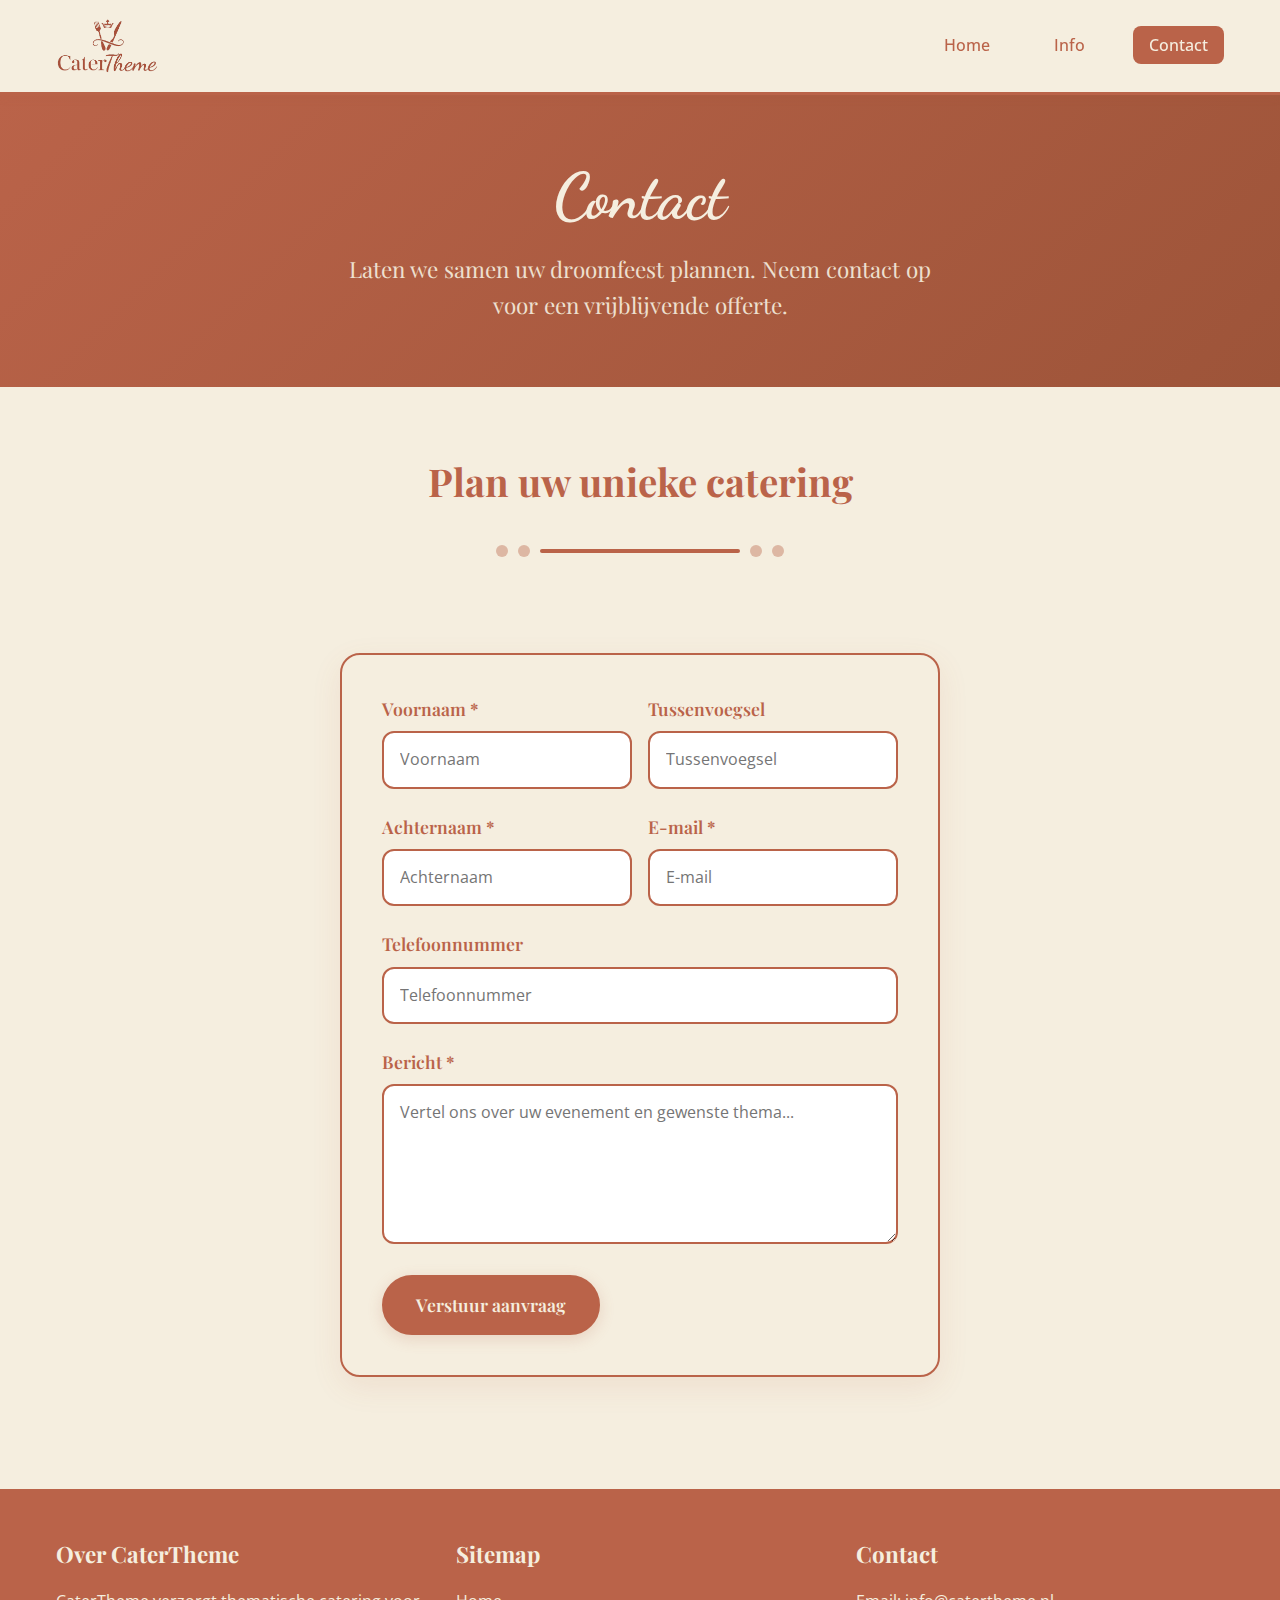
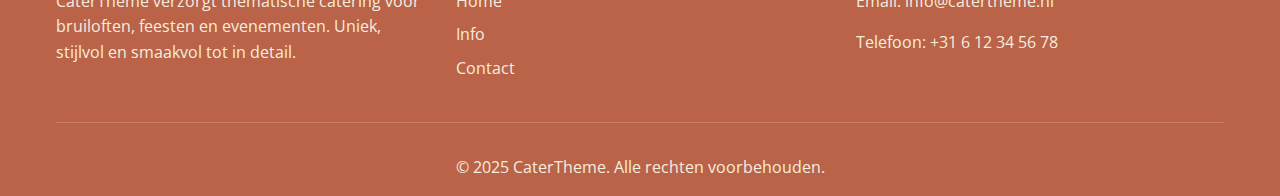
<file: gow catertheme website/contact.html>
<!DOCTYPE html>
<html lang="nl">

<head>
  <meta charset="UTF-8" />
  <meta name="viewport" content="width=device-width, initial-scale=1.0" />
  <title>Contact - CaterTheme | Plan uw unieke catering</title>
  <meta name="description" content="Neem contact op met CaterTheme voor uw thematische catering. Plan uw unieke evenement met onze specialisten.">
  
  <!-- Fonts -->
  <link rel="preconnect" href="https://fonts.googleapis.com">
  <link rel="preconnect" href="https://fonts.gstatic.com" crossorigin>
  <link href="https://fonts.googleapis.com/css2?family=Dancing+Script:wght@400;700&family=Open+Sans:wght@300;400;600&family=Playfair+Display:wght@400;700&display=swap" rel="stylesheet" />
  
  <!-- Stylesheets -->
  <link rel="stylesheet" href="./css/style.css" />
</head>

<body>
  <header>
    <nav class="navbar" role="navigation" aria-label="Hoofdnavigatie">
      <div class="nav-container">
        <a href="./index.html" class="nav-logo" aria-label="CaterTheme - Naar homepagina">
          <img src="./src/logo.png" class="logo" alt="CaterTheme Logo">
        </a>

        <button class="nav-toggle" aria-label="Menu openen" aria-expanded="false">
          <span class="hamburger"></span>
          <span class="hamburger"></span>
          <span class="hamburger"></span>
        </button>

        <ul class="nav-menu">
          <li class="nav-item">
            <a href="./index.html" class="nav-link">Home</a>
          </li>
          <li class="nav-item">
            <a href="./info.html" class="nav-link">Info</a>
          </li>
          <li class="nav-item">
            <a href="./contact.html" class="nav-link" aria-current="page">Contact</a>
          </li>
        </ul>
      </div>
    </nav>
  </header>

  <main>
    <section class="page-hero">
      <div class="container">
        <h1>Contact</h1>
        <p>Laten we samen uw droomfeest plannen. Neem contact op voor een vrijblijvende offerte.</p>
      </div>
    </section>

    <section class="contact-section">
      <div class="container">
        <h2 class="contact-title">Plan uw unieke catering</h2>
        <div class="section-divider">
          <span class="dot"></span>
          <span class="dot"></span>
          <div class="line"></div>
          <span class="dot"></span>
          <span class="dot"></span>
        </div>

        <div class="contact">
          <div class="contact-wrapper">
            <form class="contact-form" aria-label="Contact formulier">
              <div class="form-row">
                <div class="form-group">
                  <label for="voornaam">Voornaam *</label>
                  <input type="text" id="voornaam" name="voornaam" placeholder="Voornaam" required>
                </div>
                <div class="form-group">
                  <label for="tussenvoegsel">Tussenvoegsel</label>
                  <input type="text" id="tussenvoegsel" name="tussenvoegsel" placeholder="Tussenvoegsel">
                </div>
              </div>

              <div class="form-row">
                <div class="form-group">
                  <label for="achternaam">Achternaam *</label>
                  <input type="text" id="achternaam" name="achternaam" placeholder="Achternaam" required>
                </div>
                <div class="form-group">
                  <label for="email">E-mail *</label>
                  <input type="email" id="email" name="email" placeholder="E-mail" required>
                </div>
              </div>

              <div class="form-group">
                <label for="telefoon">Telefoonnummer</label>
                <input type="tel" id="telefoon" name="telefoon" placeholder="Telefoonnummer">
              </div>

              <div class="form-group">
                <label for="bericht">Bericht *</label>
                <textarea id="bericht" name="bericht" placeholder="Vertel ons over uw evenement en gewenste thema..." rows="5" required></textarea>
              </div>

              <button type="submit" class="contact-button">Verstuur aanvraag</button>
            </form>
          </div>
        </div>
      </div>
    </section>
  </main>

  <footer class="site-footer">
    <div class="container">
      <div class="footer-content">
        <div class="footer-section">
          <h3>Over CaterTheme</h3>
          <p>CaterTheme verzorgt thematische catering voor bruiloften, feesten en evenementen. Uniek, stijlvol en smaakvol tot in detail.</p>
        </div>

        <div class="footer-section">
          <h3>Sitemap</h3>
          <nav class="footer-nav">
            <ul>
              <li><a href="index.html">Home</a></li>
              <li><a href="info.html">Info</a></li>
              <li><a href="contact.html">Contact</a></li>
            </ul>
          </nav>
        </div>

        <div class="footer-section">
          <h3>Contact</h3>
          <address>
            <p>Email: <a href="mailto:info@catertheme.nl">info@catertheme.nl</a></p>
            <p>Telefoon: <a href="tel:+31612345678">+31 6 12 34 56 78</a></p>
          </address>
        </div>
      </div>

      <div class="footer-bottom">
        <p>&copy; 2025 CaterTheme. Alle rechten voorbehouden.</p>
      </div>
    </div>
  </footer>

  <script src="./script.js"></script>
</body>

</html>
</file>
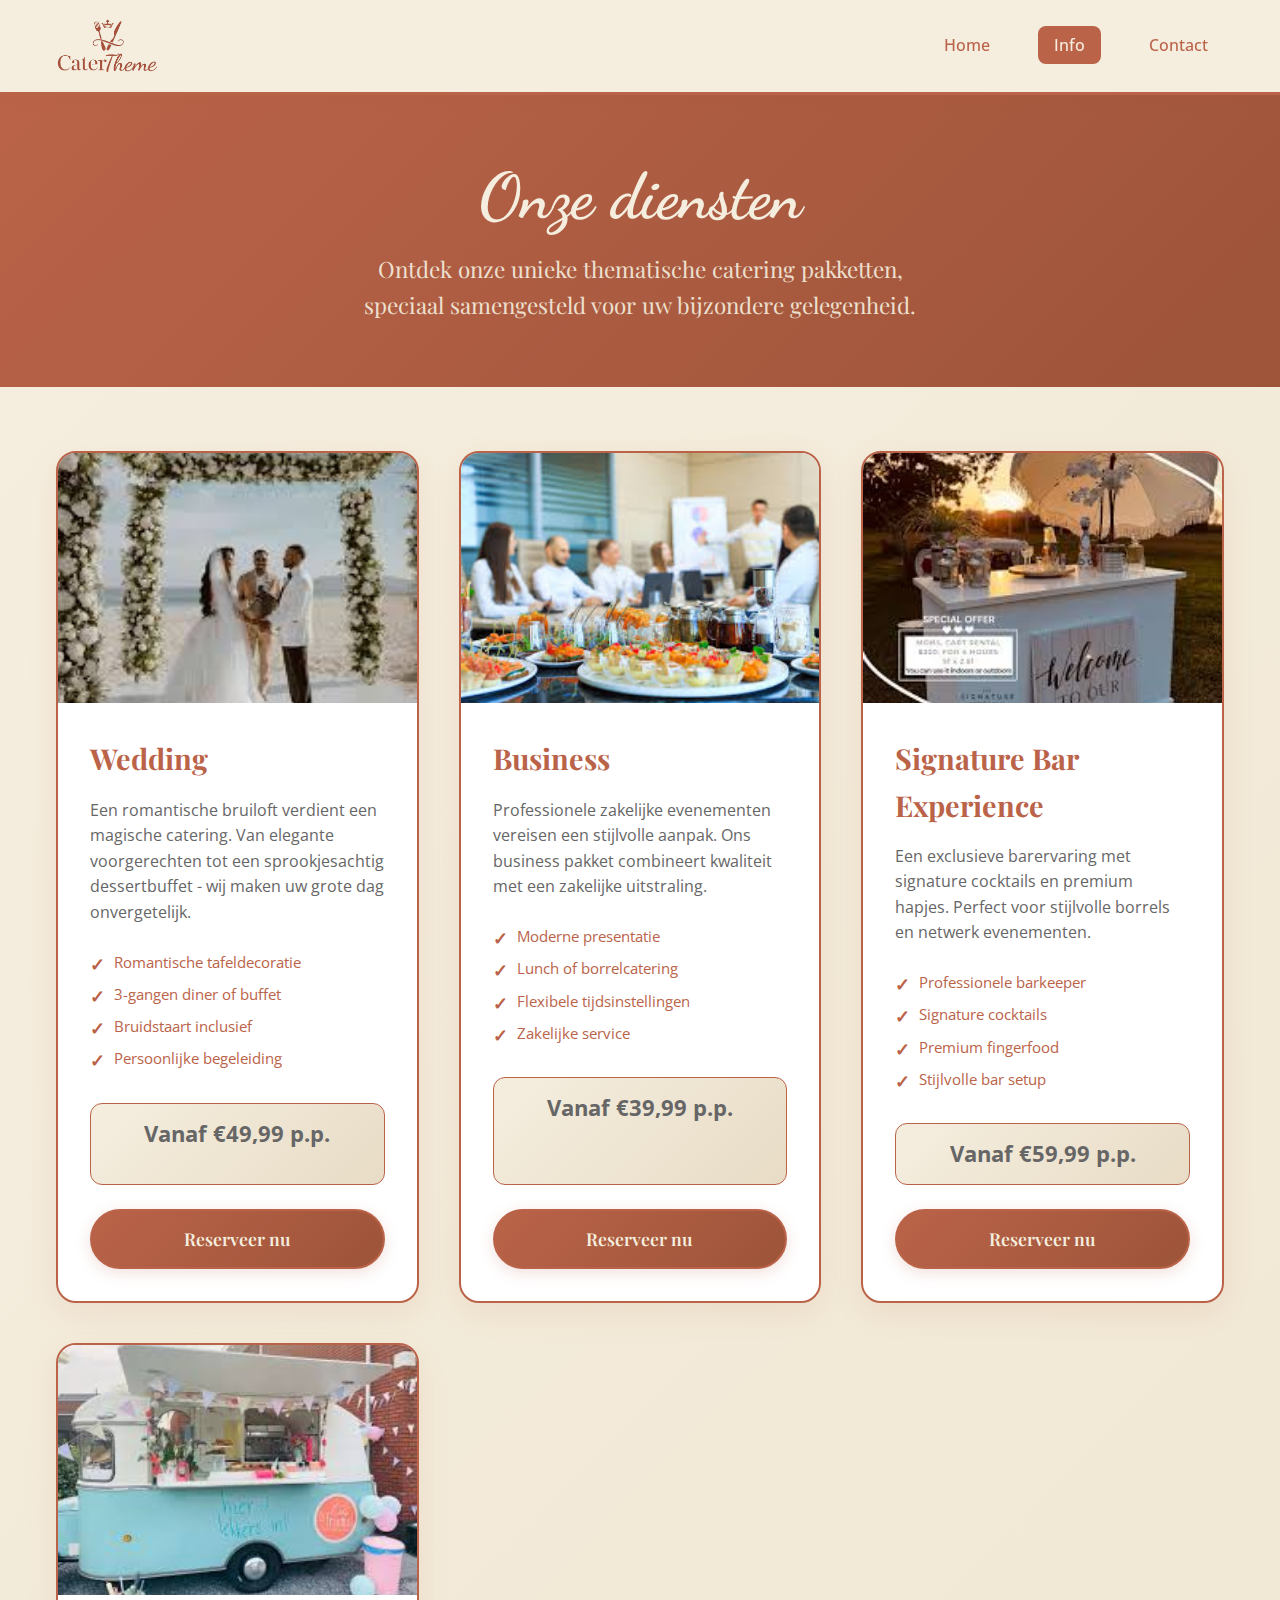
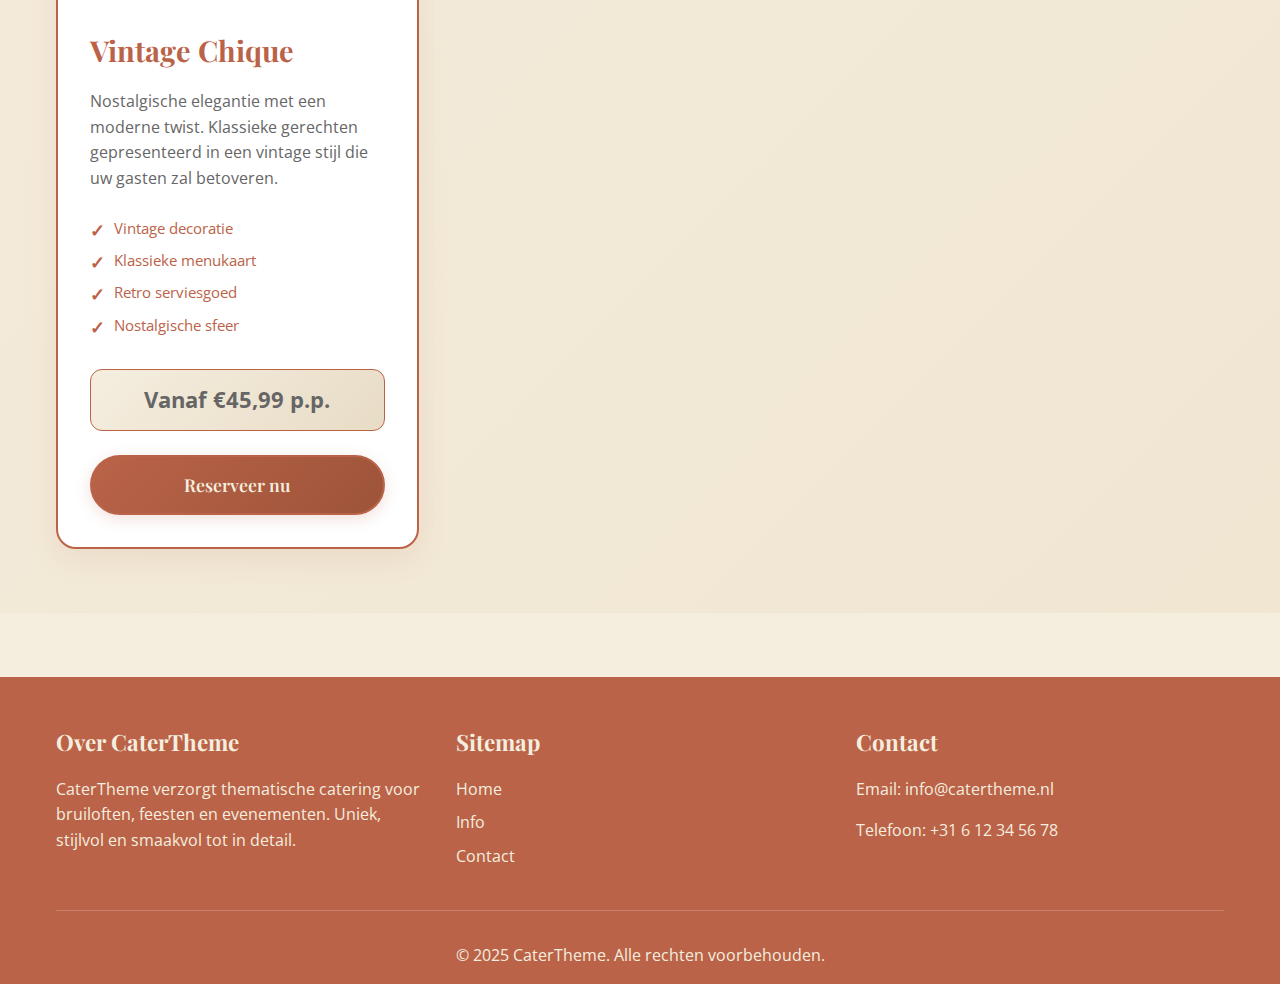
<file: gow catertheme website/info.html>
<!DOCTYPE html>
<html lang="nl">
<head>
  <meta charset="UTF-8" />
  <meta name="viewport" content="width=device-width, initial-scale=1.0"/>
  <title>Info - CaterTheme | Onze Diensten en Pakketten</title>
  <meta name="description" content="Ontdek onze thematische catering pakketten: Wedding, Business, Signature Bar Experience en Vintage Chique. Unieke concepten voor elk evenement.">
  
  <!-- Fonts -->
  <link rel="preconnect" href="https://fonts.googleapis.com">
  <link rel="preconnect" href="https://fonts.gstatic.com" crossorigin>
  <link href="https://fonts.googleapis.com/css2?family=Dancing+Script:wght@400;700&family=Open+Sans:wght@300;400;600&family=Playfair+Display:wght@400;700&display=swap" rel="stylesheet"/>
  
  <!-- Stylesheets -->
  <link rel="stylesheet" href="./css/style.css" />
  <link rel="stylesheet" href="./css/info.css" />
</head>
<body>
  <header>
    <nav class="navbar" role="navigation" aria-label="Hoofdnavigatie">
      <div class="nav-container">
        <a href="./index.html" class="nav-logo" aria-label="CaterTheme - Naar homepagina">
          <img src="./src/logo.png" class="logo" alt="CaterTheme Logo">
        </a>

        <button class="nav-toggle" aria-label="Menu openen" aria-expanded="false">
          <span class="hamburger"></span>
          <span class="hamburger"></span>
          <span class="hamburger"></span>
        </button>

        <ul class="nav-menu">
          <li class="nav-item">
            <a href="./index.html" class="nav-link">Home</a>
          </li>
          <li class="nav-item">
            <a href="./info.html" class="nav-link" aria-current="page">Info</a>
          </li>
          <li class="nav-item">
            <a href="./contact.html" class="nav-link">Contact</a>
          </li>
        </ul>
      </div>
    </nav>
  </header>

  <main>
    <section class="page-hero">
      <div class="container">
        <h1>Onze diensten</h1>
        <p>Ontdek onze unieke thematische catering pakketten, speciaal samengesteld voor uw bijzondere gelegenheid.</p>
      </div>
    </section>

    <section class="services-section">
      <div class="container">
        <div class="services-grid">
          <article class="service-card">
            <div class="service-image">
              <img src="./src/pakket1.jpg" alt="Wedding catering arrangement" />
            </div>
            <div class="service-content">
              <h2>Wedding</h2>
              <p>Een romantische bruiloft verdient een magische catering. Van elegante voorgerechten tot een sprookjesachtig dessertbuffet - wij maken uw grote dag onvergetelijk.</p>
              <div class="service-features">
                <ul>
                  <li>Romantische tafeldecoratie</li>
                  <li>3-gangen diner of buffet</li>
                  <li>Bruidstaart inclusief</li>
                  <li>Persoonlijke begeleiding</li>
                </ul>
              </div>
              <p class="price">Vanaf €49,99 p.p.</p>
              <a href="./contact.html" class="service-btn">Reserveer nu</a>
            </div>
          </article>

          <article class="service-card">
            <div class="service-image">
              <img src="./src/pakket2.jpg" alt="Business catering setup" />
            </div>
            <div class="service-content">
              <h2>Business</h2>
              <p>Professionele zakelijke evenementen vereisen een stijlvolle aanpak. Ons business pakket combineert kwaliteit met een zakelijke uitstraling.</p>
              <div class="service-features">
                <ul>
                  <li>Moderne presentatie</li>
                  <li>Lunch of borrelcatering</li>
                  <li>Flexibele tijdsinstellingen</li>
                  <li>Zakelijke service</li>
                </ul>
              </div>
              <p class="price">Vanaf €39,99 p.p.</p>
              <a href="./contact.html" class="service-btn">Reserveer nu</a>
            </div>
          </article>

          <article class="service-card">
            <div class="service-image">
              <img src="./src/pakket3.jpg" alt="Signature Bar Experience" />
            </div>
            <div class="service-content">
              <h2>Signature Bar Experience</h2>
              <p>Een exclusieve barervaring met signature cocktails en premium hapjes. Perfect voor stijlvolle borrels en netwerk evenementen.</p>
              <div class="service-features">
                <ul>
                  <li>Professionele barkeeper</li>
                  <li>Signature cocktails</li>
                  <li>Premium fingerfood</li>
                  <li>Stijlvolle bar setup</li>
                </ul>
              </div>
              <p class="price">Vanaf €59,99 p.p.</p>
              <a href="./contact.html" class="service-btn">Reserveer nu</a>
            </div>
          </article>

          <article class="service-card">
            <div class="service-image">
              <img src="./src/pakket4.jpg" alt="Vintage Chique arrangement" />
            </div>
            <div class="service-content">
              <h2>Vintage Chique</h2>
              <p>Nostalgische elegantie met een moderne twist. Klassieke gerechten gepresenteerd in een vintage stijl die uw gasten zal betoveren.</p>
              <div class="service-features">
                <ul>
                  <li>Vintage decoratie</li>
                  <li>Klassieke menukaart</li>
                  <li>Retro serviesgoed</li>
                  <li>Nostalgische sfeer</li>
                </ul>
              </div>
              <p class="price">Vanaf €45,99 p.p.</p>
              <a href="./contact.html" class="service-btn">Reserveer nu</a>
            </div>
          </article>
        </div>
      </div>
    </section>
  </main>

  <footer class="site-footer">
    <div class="container">
      <div class="footer-content">
        <div class="footer-section">
          <h3>Over CaterTheme</h3>
          <p>CaterTheme verzorgt thematische catering voor bruiloften, feesten en evenementen. Uniek, stijlvol en smaakvol tot in detail.</p>
        </div>

        <div class="footer-section">
          <h3>Sitemap</h3>
          <nav class="footer-nav">
            <ul>
              <li><a href="index.html">Home</a></li>
              <li><a href="info.html">Info</a></li>
              <li><a href="contact.html">Contact</a></li>
            </ul>
          </nav>
        </div>

        <div class="footer-section">
          <h3>Contact</h3>
          <address>
            <p>Email: <a href="mailto:info@catertheme.nl">info@catertheme.nl</a></p>
            <p>Telefoon: <a href="tel:+31612345678">+31 6 12 34 56 78</a></p>
          </address>
        </div>
      </div>

      <div class="footer-bottom">
        <p>&copy; 2025 CaterTheme. Alle rechten voorbehouden.</p>
      </div>
    </div>
  </footer>

  <script src="./script.js"></script>
</body>
</html>
</file>
<file: gow catertheme website/css/style.css>
*, *::before, *::after {
  box-sizing: border-box;
}

* {
  margin: 0;
  padding: 0;
}

html {
  font-size: 16px;
  scroll-behavior: smooth;
}

body {
  font-family: "Open Sans", sans-serif;
  background-color: #F5EEDF;
  color: #ba6349;
  line-height: 1.6;
  -webkit-font-smoothing: antialiased;
  -moz-osx-font-smoothing: grayscale;
}

img, picture, video, canvas, svg {
  display: block;
  max-width: 100%;
  height: auto;
}

input, button, textarea, select {
  font: inherit;
}

p, h1, h2, h3, h4, h5, h6 {
  overflow-wrap: break-word;
}

.container {
  max-width: 1200px;
  margin: 0 auto;
  padding: 0 1rem;
}

.section-title {
  text-align: center;
  font-family: "Playfair Display", serif;
  font-size: clamp(2rem, 4vw, 3rem);
  margin-bottom: 3rem;
  color: #ba6349;
}

.sr-only {
  position: absolute;
  width: 1px;
  height: 1px;
  padding: 0;
  margin: -1px;
  overflow: hidden;
  clip: rect(0, 0, 0, 0);
  white-space: nowrap;
  border: 0;
}

.navbar {
  position: sticky;
  top: 0;
  z-index: 1000;
  background-color: #F5EEDF;
  border-bottom: 3px solid #ba6349;
  box-shadow: 0 2px 10px rgba(186, 99, 73, 0.1);
}

.nav-container {
  display: flex;
  align-items: center;
  justify-content: space-between;
  padding: 1rem;
  max-width: 1200px;
  margin: 0 auto;
}

.nav-logo .logo {
  height: 60px;
  width: auto;
  transition: transform 0.3s ease;
}

.nav-logo:hover .logo {
  transform: scale(1.05);
}

.nav-menu {
  display: flex;
  list-style: none;
  gap: 2rem;
  align-items: center;
}

.nav-link {
  color: #ba6349;
  text-decoration: none;
  font-weight: 500;
  padding: 0.5rem 1rem;
  border-radius: 8px;
  transition: all 0.3s ease;
  position: relative;
}

.nav-link:hover,
.nav-link[aria-current="page"] {
  background-color: #ba6349;
  color: #F5EEDF;
}

.nav-toggle {
  display: none;
  flex-direction: column;
  background: none;
  border: none;
  cursor: pointer;
  padding: 0.5rem;
}

.hamburger {
  width: 25px;
  height: 3px;
  background-color: #ba6349;
  margin: 3px 0;
  transition: 0.3s;
  border-radius: 2px;
}

.cta-button,
.theme-btn,
.contact-button,
button {
  background: #ba6349;
  color: #F5EEDF;
  border: 2px solid #ba6349;
  padding: 0.875rem 2rem;
  font-size: 1.1rem;
  border-radius: 50px;
  cursor: pointer;
  font-family: "Playfair Display", serif;
  font-weight: 600;
  text-decoration: none;
  display: inline-block;
  text-align: center;
  transition: all 0.3s ease;
  box-shadow: 0 4px 15px rgba(186, 99, 73, 0.2);
}

.cta-button:hover,
.theme-btn:hover,
.contact-button:hover,
button:hover {
  background: #F5EEDF;
  color: #ba6349;
  transform: translateY(-2px);
  box-shadow: 0 6px 20px rgba(186, 99, 73, 0.3);
}

.theme-btn {
  background-color: #F5EEDF;
  color: #BA6349;
  border-color: #F5EEDF;
}

.theme-btn:hover {
  background-color: #BA6349;
  color: #F5EEDF;
  border-color: #F5EEDF;
}

.slider-controls,
.review-controls,
.banner-controls {
  display: flex;
  justify-content: center;
  align-items: center;
  margin-top: 2rem;
  gap: 1.5rem;
}

.slider-controls button,
.review-controls button,
.banner-controls button {
  background: none;
  border: none;
  font-size: 2rem;
  color: #ba6349;
  cursor: pointer;
  padding: 0.5rem;
  border-radius: 50%;
  transition: all 0.3s ease;
  width: 50px;
  height: 50px;
  display: flex;
  align-items: center;
  justify-content: center;
}

.slider-controls button:hover,
.review-controls button:hover,
.banner-controls button:hover {
  background-color: #ba6349;
  color: #F5EEDF;
  transform: scale(1.1);
}

.dots,
.review-dots,
.banner-dots {
  display: flex;
  gap: 0.75rem;
}

.dot {
  width: 12px;
  height: 12px;
  border-radius: 50%;
  background-color: #ba6349;
  opacity: 0.4;
  cursor: pointer;
  transition: all 0.3s ease;
}

.dot.active {
  opacity: 1;
  transform: scale(1.2);
}

.contact-section {
  margin-top: 4rem;
}

.contact {
  padding: 3rem 1rem;
  display: flex;
  justify-content: center;
}

.contact-wrapper {
  background-color: #F5EEDF;
  border: 2px solid #ba6349;
  border-radius: 20px;
  padding: 2.5rem;
  width: 100%;
  max-width: 600px;
  box-shadow: 0 10px 30px rgba(186, 99, 73, 0.1);
}

.contact-form {
  font-family: "Playfair Display", serif;
}

.form-row {
  display: grid;
  grid-template-columns: 1fr 1fr;
  gap: 1rem;
}

.form-group {
  margin-bottom: 1.5rem;
}

.form-group label {
  display: block;
  margin-bottom: 0.5rem;
  color: #ba6349;
  font-weight: 600;
  font-size: 1.1rem;
}

.form-group input,
.form-group textarea {
  width: 100%;
  border: 2px solid #ba6349;
  border-radius: 12px;
  padding: 0.875rem 1rem;
  font-family: "Open Sans", sans-serif;
  font-size: 1rem;
  color: #ba6349;
  background-color: #fff;
  transition: all 0.3s ease;
}

.form-group input:focus,
.form-group textarea:focus {
  outline: none;
  border-color: #ba6349;
  box-shadow: 0 0 0 3px rgba(186, 99, 73, 0.1);
  transform: translateY(-2px);
}

.form-group input.error,
.form-group textarea.error {
  border-color: #e74c3c;
  box-shadow: 0 0 0 3px rgba(231, 76, 60, 0.1);
}

.error-message {
  color: #e74c3c;
  font-size: 0.875rem;
  margin-top: 0.25rem;
  font-family: "Open Sans", sans-serif;
}

.success-message {
  background-color: #d4edda;
  color: #155724;
  padding: 1rem;
  border-radius: 8px;
  border: 1px solid #c3e6cb;
  margin-bottom: 1rem;
  font-family: "Open Sans", sans-serif;
}

.contact-button.loading {
  position: relative;
  color: transparent;
}

.contact-button.loading::after {
  content: '';
  position: absolute;
  top: 50%;
  left: 50%;
  transform: translate(-50%, -50%);
  width: 20px;
  height: 20px;
  border: 2px solid #F5EEDF;
  border-top: 2px solid transparent;
  border-radius: 50%;
  animation: spin 1s linear infinite;
}

@keyframes spin {
  0% { transform: translate(-50%, -50%) rotate(0deg); }
  100% { transform: translate(-50%, -50%) rotate(360deg); }
}

.page-hero {
  background: linear-gradient(135deg, #ba6349 0%, #9d5439 100%);
  color: #F5EEDF;
  text-align: center;
  padding: 4rem 0;
  margin-top: 0;
}

.page-hero h1 {
  font-family: "Dancing Script", cursive;
  font-size: clamp(2.5rem, 6vw, 4rem);
  font-weight: 700;
  margin-bottom: 1rem;
  line-height: 1.2;
}

.page-hero p {
  font-family: "Playfair Display", serif;
  font-size: clamp(1.1rem, 2.5vw, 1.4rem);
  max-width: 600px;
  margin: 0 auto;
  opacity: 0.9;
  line-height: 1.6;
}

.form-group textarea {
  resize: vertical;
  min-height: 120px;
}

.contact-title {
  text-align: center;
  color: #ba6349;
  font-family: "Playfair Display", serif;
  font-size: clamp(1.8rem, 3vw, 2.5rem);
  margin-bottom: 2rem;
}

.section-divider {
  display: flex;
  align-items: center;
  justify-content: center;
  gap: 10px;
  margin-bottom: 3rem;
}

.line {
  width: min(60%, 200px);
  height: 4px;
  background-color: #ba6349;
  border-radius: 2px;
}

.site-footer {
  background-color: #ba6349;
  color: #F5EEDF;
  padding: 3rem 0 1rem;
  margin-top: 4rem;
}

.footer-content {
  display: grid;
  grid-template-columns: repeat(auto-fit, minmax(250px, 1fr));
  gap: 2rem;
  margin-bottom: 2rem;
}

.footer-section h3 {
  font-family: "Playfair Display", serif;
  font-size: 1.4rem;
  margin-bottom: 1rem;
  color: #F5EEDF;
}

.footer-section p {
  line-height: 1.6;
  margin-bottom: 1rem;
}

.footer-nav ul {
  list-style: none;
}

.footer-nav li {
  margin-bottom: 0.5rem;
}

.footer-nav a,
.footer-section a {
  color: #F5EEDF;
  text-decoration: none;
  transition: color 0.3s ease;
}

.footer-nav a:hover,
.footer-section a:hover {
  color: #fff;
  text-decoration: underline;
}

.footer-bottom {
  text-align: center;
  padding-top: 2rem;
  border-top: 1px solid rgba(245, 238, 223, 0.2);
}

address {
  font-style: normal;
}

.featured-events {
  padding: 4rem 0;
  text-align: center;
  border-top: 3px solid #ba6349;
  background: linear-gradient(135deg, #F5EEDF 0%, #f0e6d2 100%);
}

.featured-events h2 {
  font-family: "Playfair Display", serif;
  font-size: clamp(2rem, 4vw, 3rem);
  color: #ba6349;
  margin-bottom: 2rem;
}

.events-list {
  list-style: none;
  max-width: 800px;
  margin: 0 auto;
}

.events-list li {
  margin-bottom: 1rem;
  padding: 1rem;
  background: #fff;
  border-radius: 12px;
  box-shadow: 0 4px 15px rgba(186, 99, 73, 0.1);
  transition: transform 0.3s ease;
}

.events-list li:hover {
  transform: translateY(-3px);
}

.events-list a {
  color: #ba6349;
  text-decoration: none;
  font-weight: 500;
  font-size: 1.1rem;
}

.events-list a:hover {
  text-decoration: underline;
}

@media (max-width: 768px) {
  .nav-menu {
    position: fixed;
    left: -100%;
    top: 70px;
    flex-direction: column;
    background-color: #F5EEDF;
    width: 100%;
    text-align: center;
    transition: 0.3s;
    box-shadow: 0 10px 27px rgba(0, 0, 0, 0.05);
    padding: 2rem 0;
    gap: 1rem;
  }

  .nav-menu.active {
    left: 0;
  }

  .nav-toggle {
    display: flex;
  }

  .nav-toggle.active .hamburger:nth-child(2) {
    opacity: 0;
  }

  .nav-toggle.active .hamburger:nth-child(1) {
    transform: translateY(8px) rotate(45deg);
  }

  .nav-toggle.active .hamburger:nth-child(3) {
    transform: translateY(-8px) rotate(-45deg);
  }

  .form-row {
    grid-template-columns: 1fr;
  }

  .contact-wrapper {
    padding: 1.5rem;
    border-radius: 15px;
    margin: 0 1rem;
  }

  .footer-content {
    grid-template-columns: 1fr;
    text-align: center;
  }
}

@media (max-width: 480px) {
  .container {
    padding: 0 0.5rem;
  }

  .nav-container {
    padding: 0.5rem;
  }

  .contact-wrapper {
    margin: 0;
    border-radius: 0;
    border-left: none;
    border-right: none;
  }

  .slider-controls button,
  .review-controls button,
  .banner-controls button {
    width: 40px;
    height: 40px;
    font-size: 1.5rem;
  }
}
</file>
<file: gow catertheme website/css/info.css>
.page-hero {
  background: linear-gradient(135deg, #ba6349 0%, #9d5439 100%);
  color: #F5EEDF;
  text-align: center;
  padding: 4rem 0;
  margin-top: 0;
}

.page-hero h1 {
  font-family: "Dancing Script", cursive;
  font-size: clamp(2.5rem, 6vw, 4rem);
  font-weight: 700;
  margin-bottom: 1rem;
  line-height: 1.2;
}

.page-hero p {
  font-family: "Playfair Display", serif;
  font-size: clamp(1.1rem, 2.5vw, 1.4rem);
  max-width: 600px;
  margin: 0 auto;
  opacity: 0.9;
  line-height: 1.6;
}

.services-section {
  padding: 4rem 0;
  background: linear-gradient(135deg, #F5EEDF 0%, #f0e6d2 100%);
}

.services-grid {
  display: grid;
  grid-template-columns: repeat(auto-fit, minmax(320px, 1fr));
  gap: 2.5rem;
  max-width: 1200px;
  margin: 0 auto;
}

.service-card {
  background-color: #fff;
  border: 2px solid #ba6349;
  border-radius: 20px;
  overflow: hidden;
  box-shadow: 0 10px 30px rgba(186, 99, 73, 0.1);
  transition: all 0.3s ease;
  display: flex;
  flex-direction: column;
  height: 100%;
}

.service-card:hover {
  transform: translateY(-10px);
  box-shadow: 0 20px 40px rgba(186, 99, 73, 0.2);
}

.service-image {
  position: relative;
  height: 250px;
  overflow: hidden;
}

.service-image img {
  width: 100%;
  height: 100%;
  object-fit: cover;
  transition: transform 0.3s ease;
}

.service-card:hover .service-image img {
  transform: scale(1.05);
}

.service-content {
  padding: 2rem;
  flex: 1;
  display: flex;
  flex-direction: column;
}

.service-content h2 {
  font-family: "Playfair Display", serif;
  font-size: 1.8rem;
  color: #ba6349;
  margin-bottom: 1rem;
  text-transform: capitalize;
}

.service-content > p {
  font-family: "Open Sans", sans-serif;
  color: #666;
  line-height: 1.6;
  margin-bottom: 1.5rem;
  flex: 1;
}

.service-features {
  margin-bottom: 1.5rem;
}

.service-features ul {
  list-style: none;
  padding: 0;
  margin: 0;
}

.service-features li {
  font-family: "Open Sans", sans-serif;
  color: #ba6349;
  margin-bottom: 0.5rem;
  padding-left: 1.5rem;
  position: relative;
  font-size: 0.95rem;
}

.service-features li::before {
  content: "✓";
  position: absolute;
  left: 0;
  color: #ba6349;
  font-weight: bold;
  font-size: 1.1rem;
}

.price {
  font-family: "Playfair Display", serif;
  font-size: 1.4rem;
  font-weight: 700;
  color: #ba6349;
  margin-bottom: 1.5rem;
  text-align: center;
  background: linear-gradient(135deg, #F5EEDF 0%, #e8dcc6 100%);
  padding: 0.75rem;
  border-radius: 12px;
  border: 1px solid #ba6349;
}

.service-btn {
  background: linear-gradient(135deg, #ba6349 0%, #9d5439 100%);
  color: #F5EEDF;
  border: 2px solid #ba6349;
  padding: 0.875rem 2rem;
  font-size: 1.1rem;
  border-radius: 50px;
  cursor: pointer;
  font-family: "Playfair Display", serif;
  font-weight: 600;
  text-decoration: none;
  display: inline-block;
  text-align: center;
  transition: all 0.3s ease;
  box-shadow: 0 4px 15px rgba(186, 99, 73, 0.2);
  width: 100%;
}

.service-btn:hover {
  background: linear-gradient(135deg, #F5EEDF 0%, #e8dcc6 100%);
  color: #ba6349;
  transform: translateY(-2px);
  box-shadow: 0 6px 20px rgba(186, 99, 73, 0.3);
}

@media (max-width: 768px) {
  .services-grid {
    grid-template-columns: 1fr;
    gap: 2rem;
    padding: 0 1rem;
  }

  .service-card {
    margin: 0 auto;
    max-width: 400px;
  }

  .service-content {
    padding: 1.5rem;
  }

  .page-hero {
    padding: 3rem 0;
  }

  .services-section {
    padding: 3rem 0;
  }
}

@media (max-width: 480px) {
  .service-image {
    height: 200px;
  }

  .service-content h2 {
    font-size: 1.5rem;
  }

  .service-content {
    padding: 1rem;
  }

  .price {
    font-size: 1.2rem;
  }

  .page-hero {
    padding: 2rem 0;
  }
}

@keyframes fadeInUp {
  from {
    opacity: 0;
    transform: translateY(30px);
  }
  to {
    opacity: 1;
    transform: translateY(0);
  }
}

.service-card {
  animation: fadeInUp 0.6s ease-out;
}

.service-card:nth-child(1) { animation-delay: 0.1s; }
.service-card:nth-child(2) { animation-delay: 0.2s; }
.service-card:nth-child(3) { animation-delay: 0.3s; }
.service-card:nth-child(4) { animation-delay: 0.4s; }

@media (prefers-reduced-motion: reduce) {
  .service-card {
    animation: none;
  }
  
  .service-card:hover,
  .service-card:hover .service-image img {
    transform: none;
  }
}
</file>
